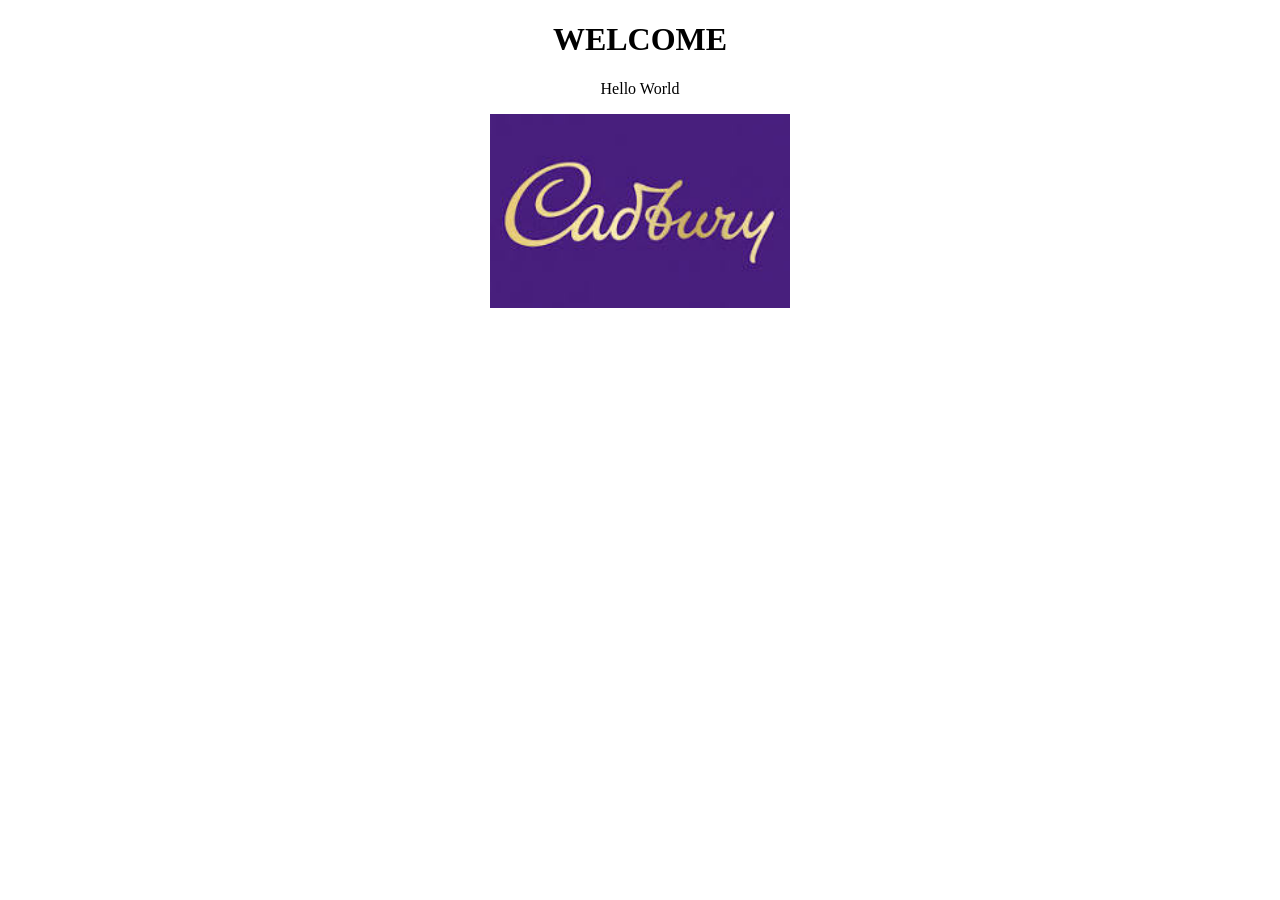
<file: HTML/cadbury-image.html>
<!DOCTYPE html>
<html>
    <head>
        <title>My First Page</title>
    </head>

    <body>
        <h1 align="center">WELCOME</h1>

        <p align="center">Hello World</p>

        <div align="center">
            <img src="Resources/cadbury_logo.jpeg" 
                 alt="Cadbury Logo" 
                 width="300">
        </div>
    </body>
</html>
</file>
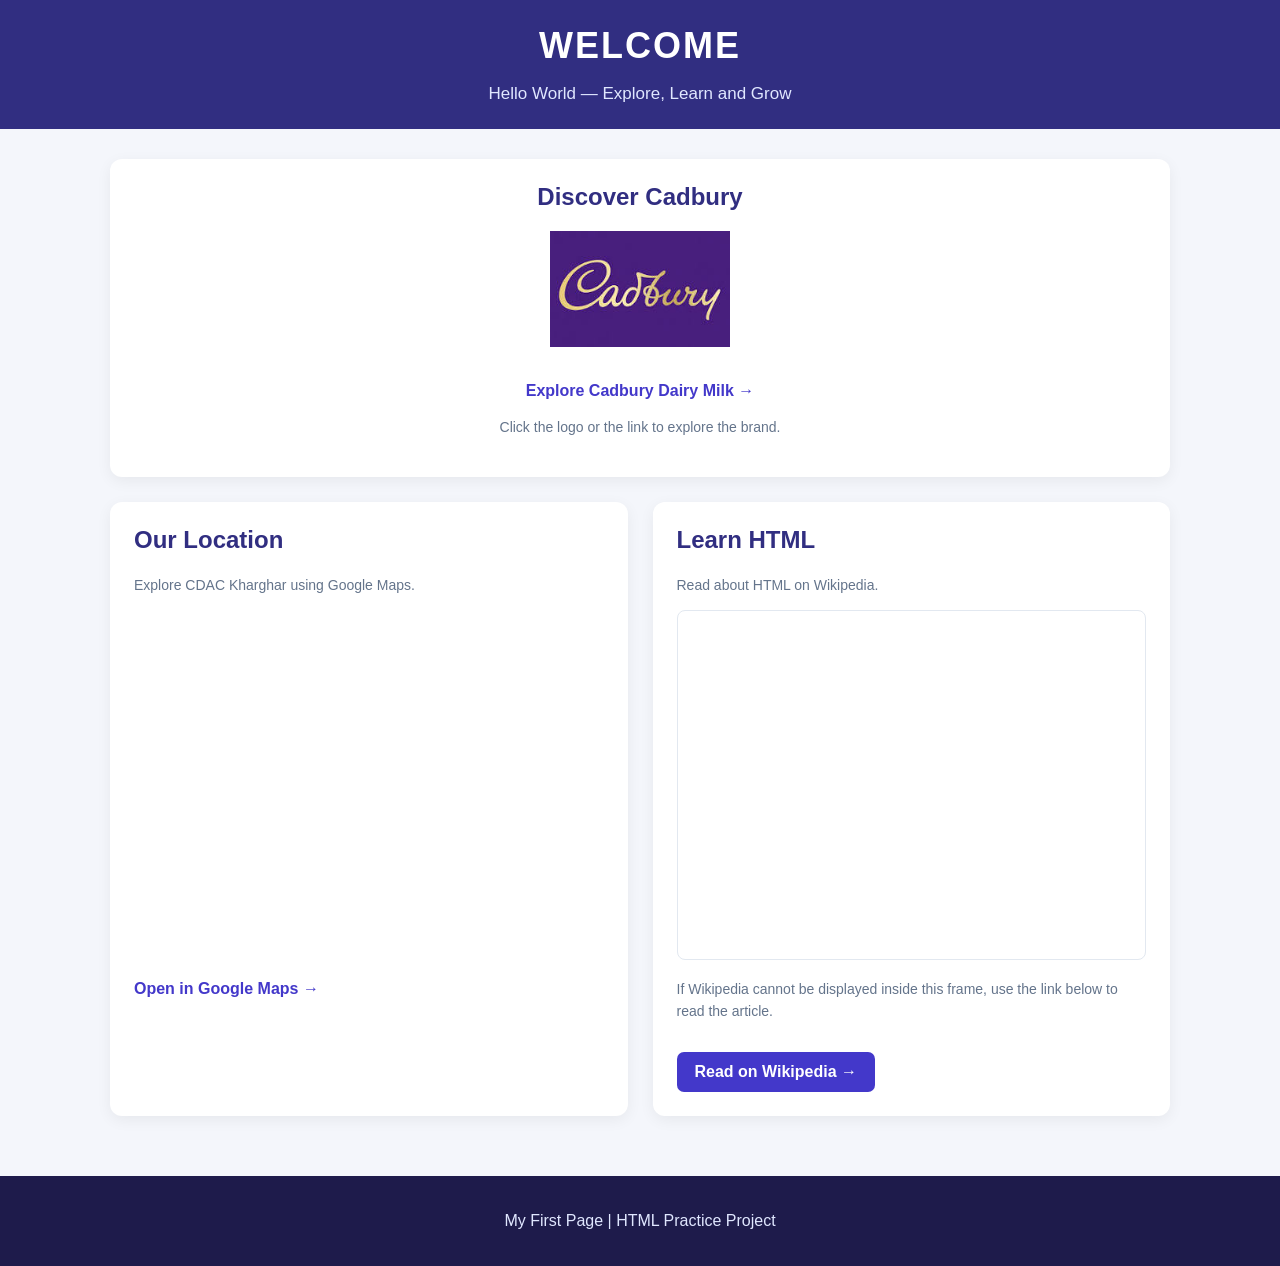
<file: HTML/embed-professional.html>
<!DOCTYPE html>
<html lang="en">
<head>
    <meta charset="UTF-8">
    <meta name="viewport" content="width=device-width, initial-scale=1.0">
    <title>Welcome | My First Page</title>

    <style>
        * {
            box-sizing: border-box;
        }

        body {
            margin: 0;
            font-family: Arial, sans-serif;
            background-color: #f4f6fb;
            color: #1e293b;
        }

        header {
            background-color: #312e81;
            color: white;
            text-align: center;
            padding: 25px 15px;
        }

        header h1 {
            margin: 0;
            font-size: 36px;
            letter-spacing: 2px;
        }

        header p {
            margin-bottom: 0;
            color: #e0e7ff;
            font-size: 17px;
        }

        main {
            max-width: 1100px;
            margin: 30px auto;
            padding: 0 20px;
        }

        .card {
            background-color: white;
            border-radius: 12px;
            padding: 24px;
            margin-bottom: 25px;
            box-shadow: 0 4px 15px rgba(0, 0, 0, 0.06);
        }

        .brand {
            text-align: center;
        }

        .brand img {
            width: 180px;
            max-width: 100%;
            height: auto;
            margin-bottom: 15px;
        }

        a {
            color: #4338ca;
            text-decoration: none;
            font-weight: bold;
        }

        a:hover {
            color: #7c3aed;
            text-decoration: underline;
        }

        .sections {
            display: flex;
            gap: 25px;
            align-items: stretch;
        }

        .sections .card {
            flex: 1;
            min-width: 0;
        }

        h2 {
            margin-top: 0;
            color: #312e81;
        }

        .map-frame {
            width: 100%;
            height: 350px;
            border: 0;
            border-radius: 8px;
        }

        .wiki-frame {
            width: 100%;
            height: 350px;
            border: 1px solid #e2e8f0;
            border-radius: 8px;
        }

        .note {
            color: #64748b;
            font-size: 14px;
            line-height: 1.6;
        }

        .button {
            display: inline-block;
            margin-top: 15px;
            padding: 11px 18px;
            background-color: #4338ca;
            color: white;
            border-radius: 7px;
        }

        .button:hover {
            background-color: #312e81;
            color: white;
            text-decoration: none;
        }

        footer {
            background-color: #1e1b4b;
            color: #e0e7ff;
            text-align: center;
            padding: 20px;
            margin-top: 35px;
        }

        @media (max-width: 700px) {
            header h1 {
                font-size: 28px;
            }

            .sections {
                flex-direction: column;
            }

            .map-frame,
            .wiki-frame {
                height: 300px;
            }

            main {
                margin: 20px auto;
                padding: 0 12px;
            }

            .card {
                padding: 18px;
            }
        }
    </style>
</head>

<body>

    <header>
        <h1>WELCOME</h1>
        <p>Hello World — Explore, Learn and Grow</p>
    </header>

    <main>

        <section class="card brand">
            <h2>Discover Cadbury</h2>

            <a href="https://www.mondelezinternational.com/our-brands/cadbury-dairy-milk/"
               target="_blank"
               rel="noopener noreferrer">

                <img src="Resources/cadbury_logo.jpeg"
                     alt="Cadbury Dairy Milk Logo">
            </a>

            <p>
                <a href="https://www.mondelezinternational.com/our-brands/cadbury-dairy-milk/"
                   target="_blank"
                   rel="noopener noreferrer">
                    Explore Cadbury Dairy Milk →
                </a>
            </p>

            <p class="note">
                Click the logo or the link to explore the brand.
            </p>
        </section>


        <div class="sections">

            <section class="card">
                <h2>Our Location</h2>

                <p class="note">
                    Explore CDAC Kharghar using Google Maps.
                </p>

                <iframe
                    class="map-frame"
                    src="https://www.google.com/maps/embed?pb=!1m18!1m12!1m3!1d3771.842484796345!2d73.05085917336699!3d19.026661353523178!2m3!1f0!2f0!3f0!3m2!1i1024!2i768!4f13.1!3m3!1m2!1s0x3be7c30013dec4f7%3A0xabeb9000144d6ca1!2sCDAC%20KHARGHAR!5e0!3m2!1sen!2sin!4v1792608432930!5m2!1sen!2sin"
                    title="Map showing CDAC Kharghar"
                    loading="lazy"
                    referrerpolicy="strict-origin-when-cross-origin"
                    allowfullscreen>
                </iframe>

                <p>
                    <a href="https://www.google.com/maps/search/?api=1&query=CDAC+Kharghar"
                       target="_blank"
                       rel="noopener noreferrer">
                        Open in Google Maps →
                    </a>
                </p>
            </section>


            <section class="card">
                <h2>Learn HTML</h2>

                <p class="note">
                    Read about HTML on Wikipedia.
                </p>

                <iframe
                    class="wiki-frame"
                    src="https://en.wikipedia.org/wiki/HTML"
                    title="Wikipedia article about HTML"
                    loading="lazy">
                </iframe>

                <p class="note">
                    If Wikipedia cannot be displayed inside this frame,
                    use the link below to read the article.
                </p>

                <a class="button"
                   href="https://en.wikipedia.org/wiki/HTML"
                   target="_blank"
                   rel="noopener noreferrer">
                    Read on Wikipedia →
                </a>
            </section>

        </div>

    </main>

    <footer>
        <p>My First Page | HTML Practice Project</p>
    </footer>

</body>
</html>
</file>
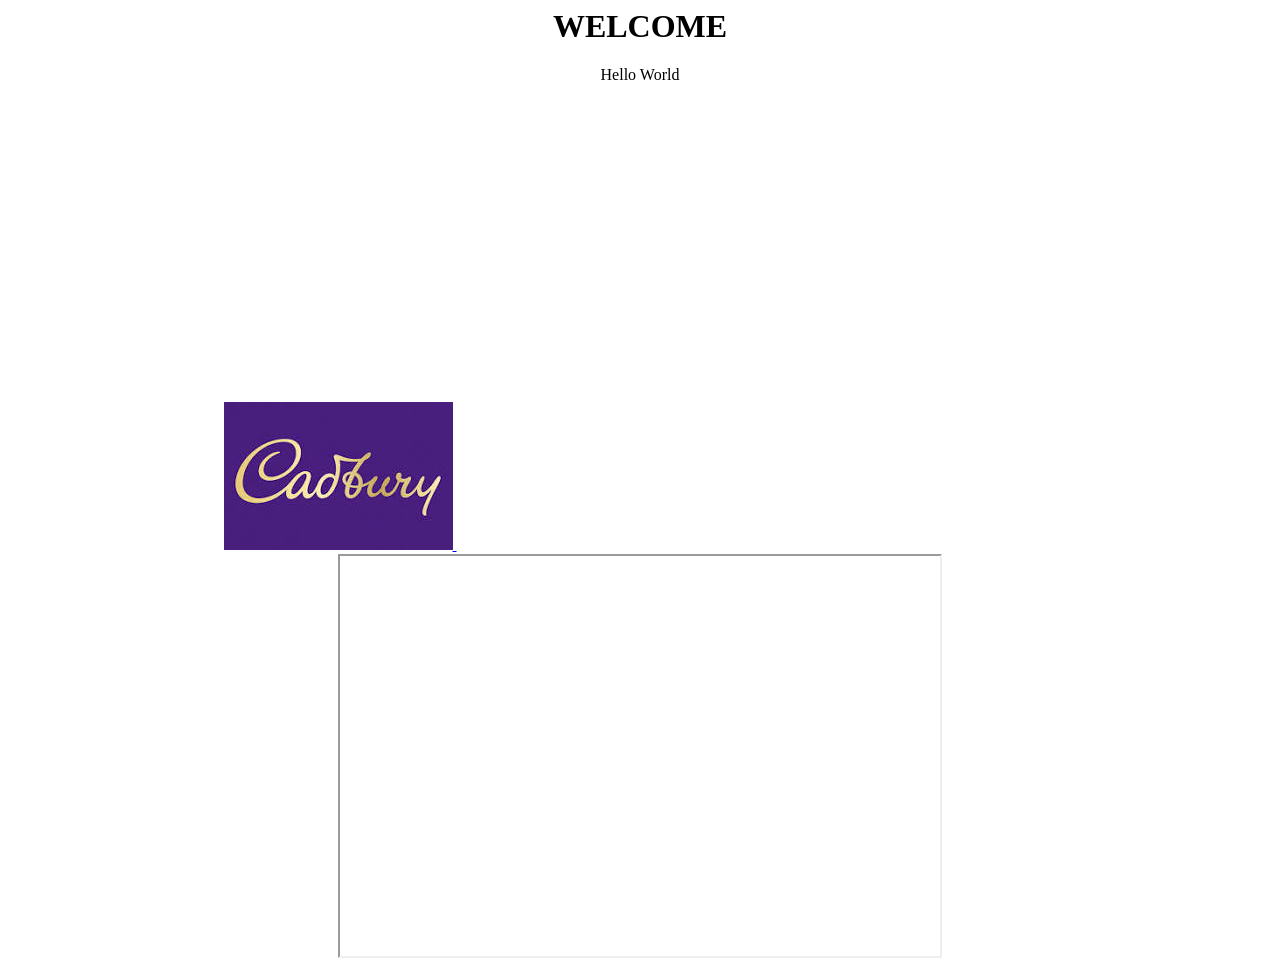
<file: HTML/embed.html>
<html>
    <head>
        <title>My First Page</title>
    </head>
    <body>
        <h1 align="center">WELCOME</h1>
        <p align="center">Hello World</p>
        <div align="center">

            <a href="https://www.mondelezinternational.com/our-brands/cadbury-dairy-milk/">
                <img src="Resources/cadbury_logo.jpeg" alt="Cadbury Logo">
            </a>

            <iframe src="https://www.google.com/maps/embed?pb=!1m18!1m12!1m3!1d3771.842484796345!2d73.05085917336699!3d19.026661353523178!2m3!1f0!2f0!3f0!3m2!1i1024!2i768!4f13.1!3m3!1m2!1s0x3be7c30013dec4f7%3A0xabeb9000144d6ca1!2sCDAC%20KHARGHAR!5e0!3m2!1sen!2sin!4v1792608432930!5m2!1sen!2sin"
                width="600"
                height="450"
                style="border:0;"
                allowfullscreen="" 
                loading="lazy" 
                referrerpolicy="strict-origin-when-cross-origin">
            </iframe>

            <iframe
                src="https://en.wikipedia.org/wiki/HTML"
                width="600"
                height="400"
                title="Wikipedia article about HTML">
            </iframe>

        </div>
    </body>
</html>
</file>
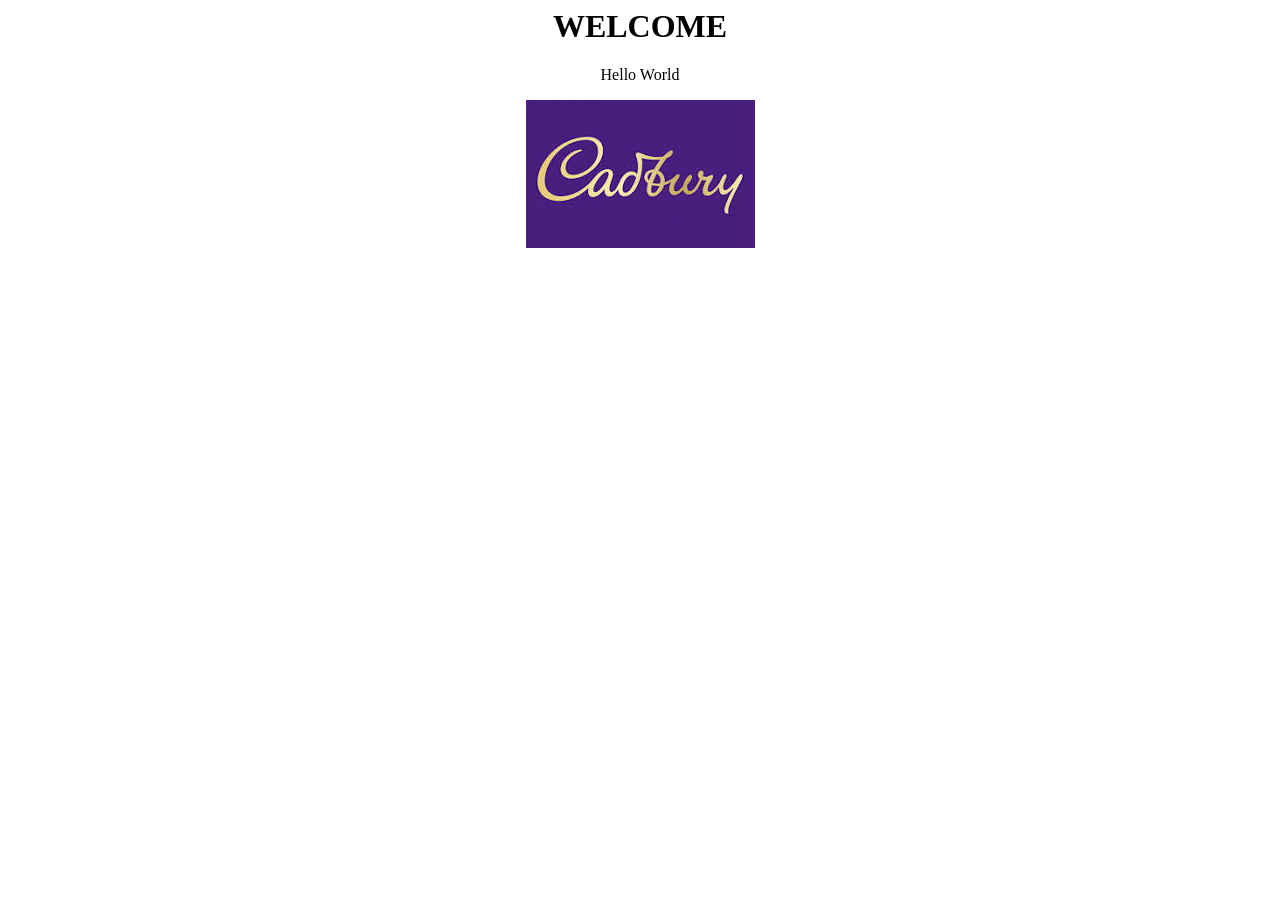
<file: HTML/image-link.html>
<html>
    <head>
        <title>My First Page</title>
    </head>
    <body>
        <h1 align="center">WELCOME</h1>
        <p align="center">Hello World</p>
        <div align="center">

            <a href="https://www.mondelezinternational.com/our-brands/cadbury-dairy-milk/">
                <img src="Resources/cadbury_logo.jpeg" alt="Cadbury Logo">
            </a>
            
        </div>
    </body>
</html>
</file>
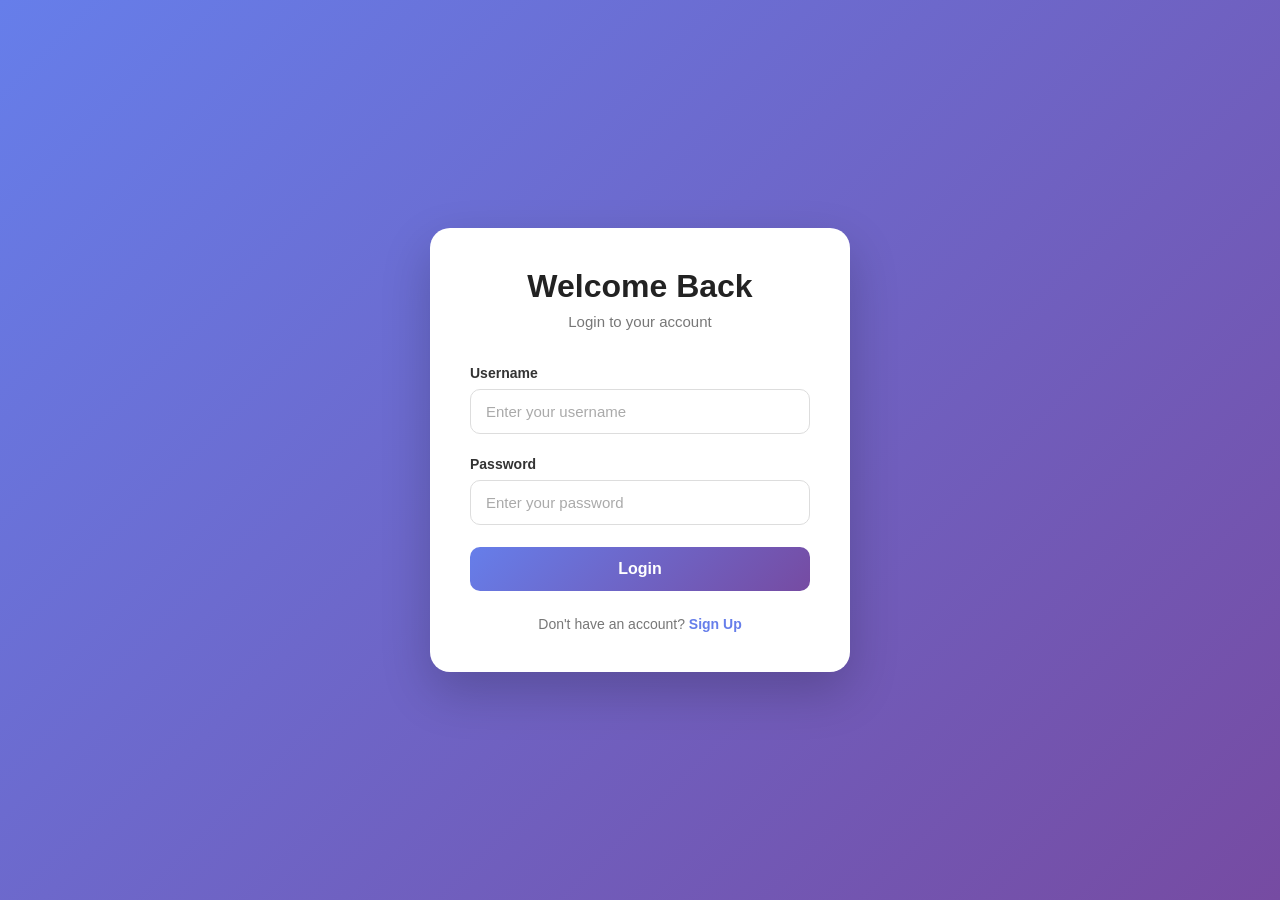
<file: HTML/login-form.html>
<html lang="en">
<head>
    <title>Login Form</title>
    <link rel="stylesheet" href="login-style.css">
</head>

<body>

    <div id="login-container">

        <h1 id="login-heading">Welcome Back</h1>
        <p id="login-subtitle">Login to your account</p>
        
        <form>
       
            <div class="form-input">
                <label for="username">Username</label>
                <input
                    type="text"
                    id="username"
                    name="username"
                    placeholder="Enter your username"
                    autocomplete="username"
                    required
                >
            </div>

            <div class="form-input">
                <label for="password">Password</label>
                <input
                    type="password"
                    id="password"
                    name="password"
                    placeholder="Enter your password"
                    autocomplete="current-password"
                    required
                >
            </div>

            <div id="login-button">
                <button type="submit">Login</button>
            </div>

        </form>

        <p id="signup-text">
            Don't have an account?
            <a id="signup-link" href="signup-form.html">Sign Up</a>
        </p>

    </div>

</body>
</html>
</file>
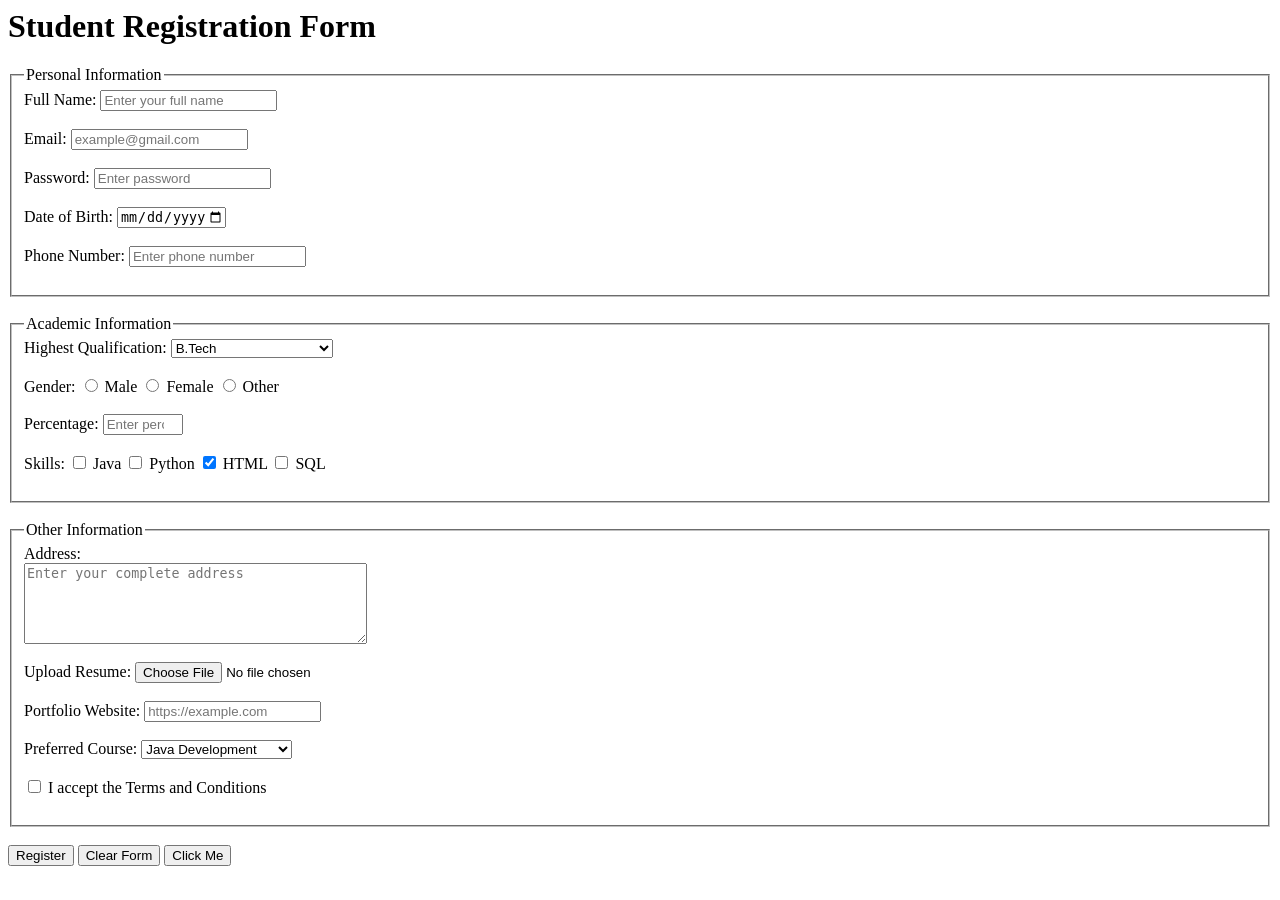
<file: HTML/student-registration-form.html>
<html>
    <head>
        <title>Student Registration</title>
    </head>

    <body>

        <h1>Student Registration Form</h1>

        <form action="https://www.google.com" method="get">

            <fieldset>
                <legend>Personal Information</legend>

                <label for="name">Full Name:</label>
                <input type="text" id="name" name="fullname"
                       placeholder="Enter your full name"
                       required minlength="3" maxlength="30">
                <br><br>

                <label for="email">Email:</label>
                <input type="email" id="email" name="email"
                       placeholder="example@gmail.com" required>
                <br><br>

                <label for="password">Password:</label>
                <input type="password" id="password" name="password"
                       placeholder="Enter password"
                       required minlength="8">
                <br><br>

                <label for="dob">Date of Birth:</label>
                <input type="date" id="dob" name="dob"
                       min="1990-01-01" max="2010-12-31">
                <br><br>

                <label for="phone">Phone Number:</label>
                <input type="tel" id="phone" name="phone"
                       placeholder="Enter phone number">
                <br><br>
            </fieldset>

            <br>

            <fieldset>
                <legend>Academic Information</legend>

                <label for="qualification">Highest Qualification:</label>
                <select id="qualification" name="qualification">
                    <option value="">-- Select Qualification --</option>
                    <option value="10th">10th</option>
                    <option value="12th">12th</option>
                    <option value="btech" selected>B.Tech</option>
                    <option value="mtech">M.Tech</option>
                </select>
                <br><br>

                <label>Gender:</label>
                <input type="radio" id="male" name="gender" value="male">
                <label for="male">Male</label>

                <input type="radio" id="female" name="gender" value="female">
                <label for="female">Female</label>

                <input type="radio" id="other" name="gender" value="other">
                <label for="other">Other</label>
                <br><br>

                <label for="marks">Percentage:</label>
                <input type="number" id="marks" name="marks"
                       min="0" max="100" step="0.01"
                       placeholder="Enter percentage">
                <br><br>

                <label>Skills:</label>
                <input type="checkbox" id="java" name="skills" value="java">
                <label for="java">Java</label>

                <input type="checkbox" id="python" name="skills" value="python">
                <label for="python">Python</label>

                <input type="checkbox" id="html" name="skills" value="html" checked>
                <label for="html">HTML</label>

                <input type="checkbox" id="sql" name="skills" value="sql">
                <label for="sql">SQL</label>
                <br><br>
            </fieldset>

            <br>

            <fieldset>
                <legend>Other Information</legend>

                <label for="address">Address:</label><br>
                <textarea id="address" name="address"
                          rows="5" cols="40"
                          placeholder="Enter your complete address"
                          maxlength="200"></textarea>
                <br><br>

                <label for="resume">Upload Resume:</label>
                <input type="file" id="resume" name="resume">
                <br><br>

                <label for="website">Portfolio Website:</label>
                <input type="url" id="website" name="website"
                       placeholder="https://example.com">
                <br><br>

                <label for="course">Preferred Course:</label>
                <select id="course" name="course">
                    <option value="java">Java Development</option>
                    <option value="python">Python Development</option>
                    <option value="web">Web Development</option>
                    <option value="android">Android Development</option>
                </select>
                <br><br>

                <input type="checkbox" id="terms" name="terms" value="accepted" required>
                <label for="terms">I accept the Terms and Conditions</label>
                <br><br>
            </fieldset>

            <br>

            <button type="submit">Register</button>
            <button type="reset">Clear Form</button>
            <button type="button" onclick="alert('Welcome to Student Registration!')">
                Click Me
            </button>

        </form>

    </body>
</html>
</file>
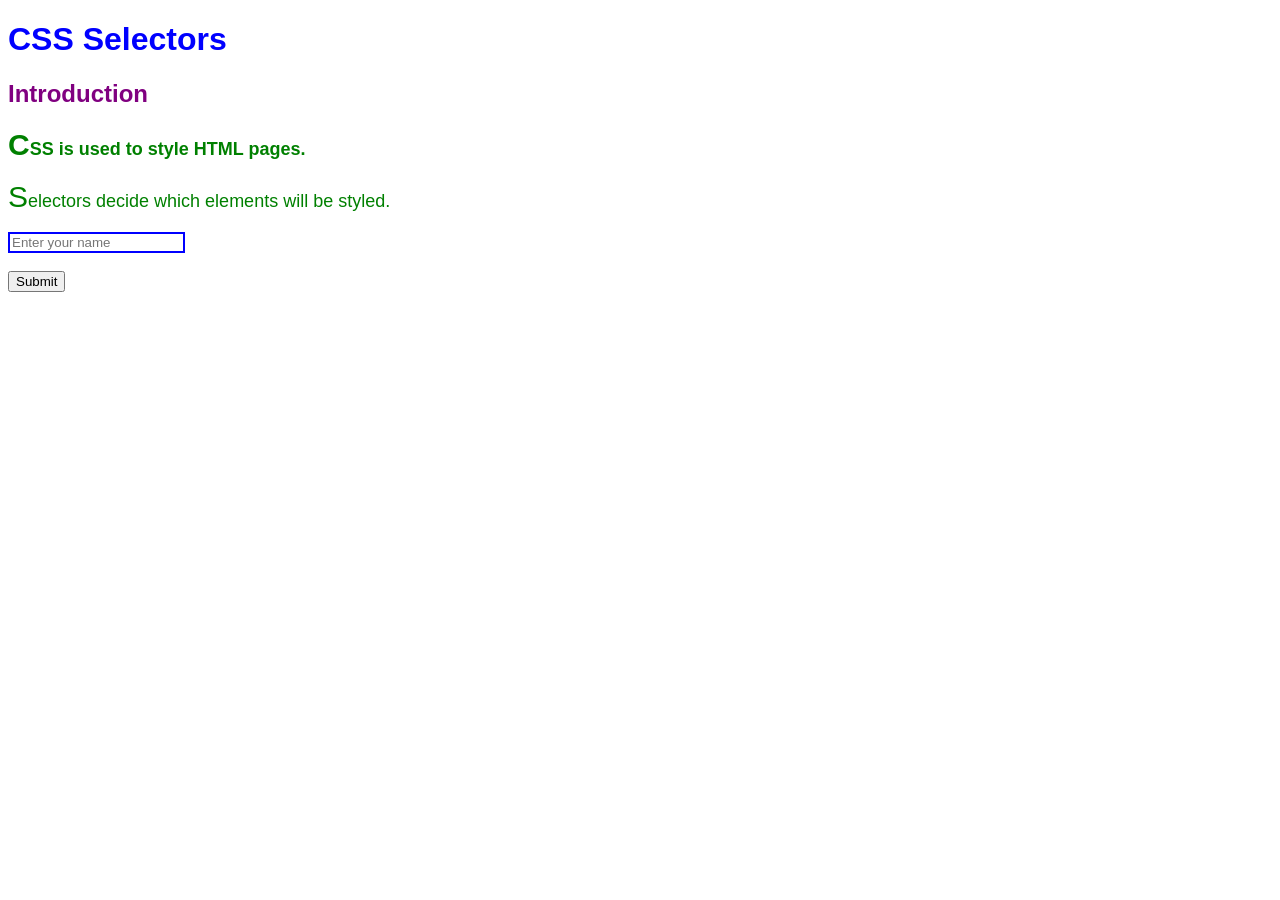
<file: HTML/types-of-selectors.html>
<!DOCTYPE html>
<html>
<head>
    <title>CSS Selectors</title>

    <style>

        /* Universal */
        * {
            font-family: Arial;
        }

        /* Tag */
        p {
            font-size: 18px;
        }

        /* ID */
        #heading {
            color: blue;
        }

        /* Class */
        .important {
            font-weight: bold;
        }

        /* Descendant */
        div p {
            color: green;
        }

        /* Direct child */
        div > h2 {
            color: purple;
        }

        /* Attribute */
        input[type="text"] {
            border: 2px solid blue;
        }

        /* Pseudo-class */
        button:hover {
            background-color: yellow;
        }

        /* Pseudo-element */
        p::first-letter {
            font-size: 30px;
        }

    </style>
</head>

<body>

    <h1 id="heading">CSS Selectors</h1>

    <div>

        <h2>Introduction</h2>

        <p class="important">
            CSS is used to style HTML pages.
        </p>

        <p>
            Selectors decide which elements will be styled.
        </p>

    </div>

    <input type="text" placeholder="Enter your name">

    <br><br>

    <button>Submit</button>

</body>
</html>
</file>
<file: HTML/login-style.css>
* {
    margin: 0;
    padding: 0;
    box-sizing: border-box;
    font-family: "Segoe UI", Arial, sans-serif;
}

body {
    min-height: 100vh;

    display: flex;
    justify-content: center;
    align-items: center;

    background: linear-gradient(135deg, #667eea, #764ba2);
}

#login-container {
    width: 420px;

    padding: 40px;

    background-color: white;

    border-radius: 20px;

    box-shadow: 0 20px 50px rgba(0, 0, 0, 0.2);

    text-align: center;
}

#login-heading {
    font-size: 32px;
    color: #222;
    margin-bottom: 8px;
}

#login-subtitle {
    color: #777;
    font-size: 15px;
    margin-bottom: 35px;
}

.form-input {
    text-align: left;
    margin-bottom: 22px;
}

.form-input label {
    display: block;

    font-size: 14px;
    font-weight: 600;

    color: #333;

    margin-bottom: 8px;
}

.form-input input {
    width: 100%;

    padding: 13px 15px;

    font-size: 15px;

    border: 1px solid #ddd;
    border-radius: 10px;

    outline: none;

    transition: 0.3s;
}

.form-input input:focus {
    border-color: #667eea;

    box-shadow: 0 0 0 3px rgba(102, 126, 234, 0.15);
}

.form-input input::placeholder {
    color: #aaa;
}

#login-button {
    margin-top: 10px;
}

#login-button button {
    width: 100%;

    padding: 13px;

    border: none;
    border-radius: 10px;

    background: linear-gradient(135deg, #667eea, #764ba2);

    color: white;

    font-size: 16px;
    font-weight: 600;

    cursor: pointer;

    transition: 0.3s;
}

#login-button button:hover {
    transform: translateY(-2px);

    box-shadow: 0 8px 20px rgba(102, 126, 234, 0.35);
}

#login-button button:active {
    transform: translateY(0);
}

#signup-text {
    margin-top: 25px;

    font-size: 14px;

    color: #777;
}

#signup-link {
    color: #667eea;

    text-decoration: none;

    font-weight: 600;
}

#signup-link:hover {
    text-decoration: underline;
}

@media (max-width: 500px) {

    #login-container {
        width: 90%;
        padding: 30px 25px;
    }

    #login-heading {
        font-size: 28px;
    }
}
</file>
